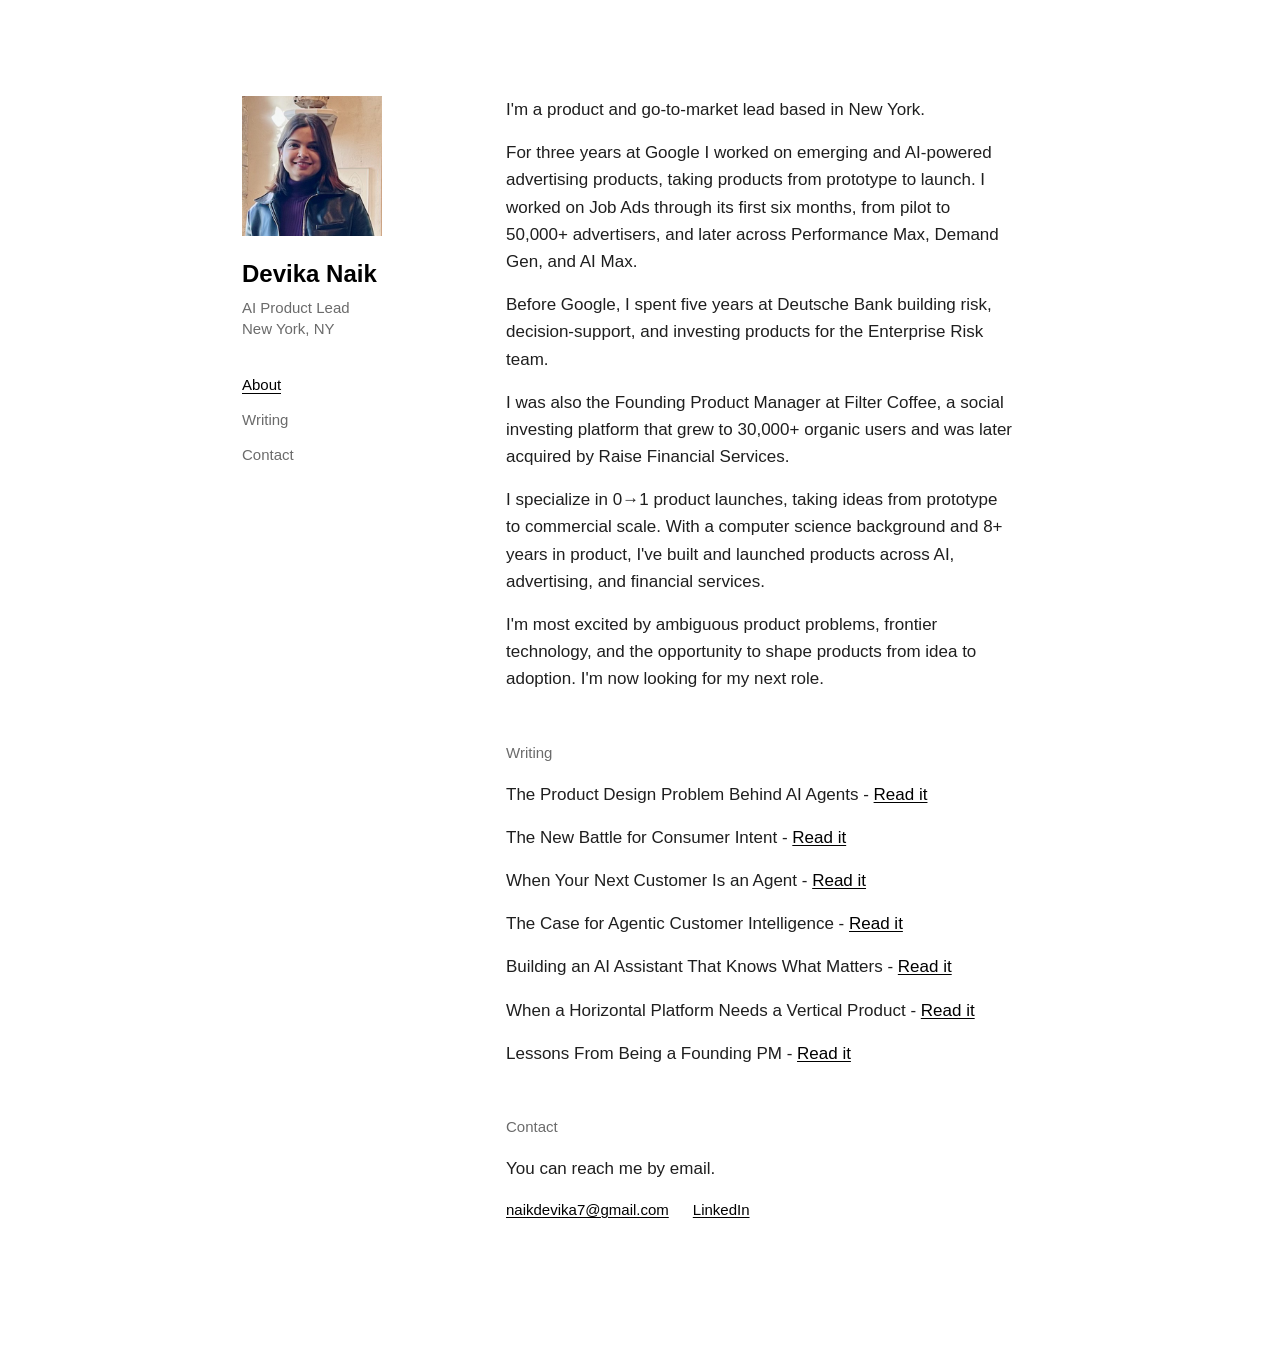
<file: index.html>
<!DOCTYPE html>
<html lang="en">
<head>
<meta charset="utf-8">
<meta name="viewport" content="width=device-width, initial-scale=1">
<title>Devika Naik</title>
<meta name="description" content="Devika Naik is a product and go-to-market lead in New York, specializing in 0-to-1 product launches across AI, advertising, and financial services.">
<link rel="canonical" href="https://devika.nyc/">
<meta name="author" content="Devika Naik">
<meta property="og:type" content="website">
<meta property="og:url" content="https://devika.nyc/">
<meta property="og:title" content="Devika Naik">
<meta property="og:description" content="Product and go-to-market lead in New York, specializing in 0-to-1 product launches across AI, advertising, and financial services.">
<meta property="og:image" content="https://devika.nyc/images/devika.jpg">
<meta property="og:image:alt" content="Devika Naik">
<meta name="twitter:card" content="summary">
<meta name="twitter:title" content="Devika Naik">
<meta name="twitter:description" content="Product and go-to-market lead in New York, specializing in 0-to-1 product launches across AI, advertising, and financial services.">
<meta name="twitter:image" content="https://devika.nyc/images/devika.jpg">
<style>
  /* Type scale:  24 / 17 / 15   —  three sizes, nothing else
     Spacing:     multiples of 8px (0.5rem)                     */

  :root {
    --ink: #000000;      /* name, links — the anchors */
    --body: #1f1f1f;     /* paragraphs — softened, easier to read */
    --paper: #ffffff;
    --muted: #6b6b6b;    /* nav, labels — recedes */
    --sans: Arial, Helvetica, sans-serif;
  }

  *, *::before, *::after { box-sizing: border-box; }

  body {
    margin: 0;
    background: var(--paper);
    color: var(--body);
    font: 17px/1.6 var(--sans);
  }

  .page {
    max-width: 860px;
    margin: 0 auto;
    padding: 6rem 2rem 8rem;
    display: grid;
    grid-template-columns: 200px 1fr;
    gap: 4rem;
    align-items: start;
  }

  /* left column */

  .aside { position: sticky; top: 6rem; }

  #photo {
    width: 140px;
    height: 140px;
    object-fit: cover;
    display: block;
    background: #efefef;
    margin-bottom: 1.5rem;
  }

  .name {
    color: var(--ink);
    font-size: 24px;
    font-weight: 700;
    line-height: 1.2;
    margin: 0 0 0.5rem;
  }

  .role {
    font-size: 15px;
    line-height: 1.4;
    color: var(--muted);
    margin: 0 0 2rem;
  }

  nav ul { list-style: none; margin: 0; padding: 0; }

  nav li { margin-bottom: 0.5rem; }

  nav a {
    font-size: 15px;
    color: var(--muted);
    text-decoration: none;
    border-bottom: 1px solid transparent;
  }

  nav a:hover { color: var(--ink); }

  nav a.current { color: var(--ink); border-bottom-color: var(--ink); }

  /* right column */

  section { margin-bottom: 3rem; scroll-margin-top: 3rem; }

  section:last-of-type { margin-bottom: 0; }

  h2 {
    font-size: 15px;
    font-weight: 400;
    color: var(--muted);
    margin: 0 0 1rem;
  }

  p { margin: 0 0 1rem; max-width: 30em; }

  p:last-child { margin-bottom: 0; }

  a { color: var(--ink); text-decoration: underline; text-underline-offset: 2px; }

  a:hover { text-decoration-thickness: 2px; }

  a:focus-visible { outline: 2px solid var(--ink); outline-offset: 3px; }

  .links { display: flex; flex-wrap: wrap; gap: 1.5rem; margin-top: 1rem; }

  .links a { font-size: 15px; }

  /* mobile */

  @media (max-width: 720px) {
    .page {
      grid-template-columns: 1fr;
      gap: 3rem;
      padding: 3rem 1.5rem 5rem;
    }
    .aside { position: static; }
    .role { margin-bottom: 1.5rem; }
    nav ul { display: flex; flex-wrap: wrap; gap: 1.5rem; }
    nav li { margin-bottom: 0; }
  }

  @media (prefers-reduced-motion: no-preference) {
    html { scroll-behavior: smooth; }
  }
</style>
<script type="application/ld+json">
{
  "@context": "https://schema.org",
  "@type": "Person",
  "name": "Devika Naik",
  "url": "https://devika.nyc/",
  "image": "https://devika.nyc/images/devika.jpg",
  "jobTitle": "Product & Go-to-Market Lead",
  "description": "Product and go-to-market lead in New York, specializing in 0-to-1 product launches across AI, advertising, and financial services.",
  "sameAs": ["https://www.linkedin.com/in/devikanaik/"]
}
</script>
</head>
<body>

<div class="page">

  <aside class="aside">
    <img id="photo" src="[data-uri]" alt="Devika Naik">
    <h1 class="name">Devika Naik</h1>
    <p class="role">AI Product Lead<br>New York, NY</p>
    <nav>
      <ul>
        <li><a href="#about">About</a></li>
        <li><a href="#writing">Writing</a></li>
        <li><a href="#contact">Contact</a></li>
      </ul>
    </nav>
  </aside>

  <main>

    <section id="about">
      <p>I'm a product and go-to-market lead based in New York.</p>

      <p>For three years at Google I worked on emerging and AI-powered
      advertising products, taking products from prototype to launch. I worked
      on Job Ads through its first six months, from pilot to 50,000+ advertisers,
      and later across Performance Max, Demand Gen, and AI Max.</p>

      <p>Before Google, I spent five years at Deutsche Bank building risk,
      decision-support, and investing products for the Enterprise Risk team.</p>

      <p>I was also the Founding Product Manager at Filter Coffee, a social
      investing platform that grew to 30,000+ organic users and was later
      acquired by Raise Financial Services.</p>

      <p>I specialize in 0&rarr;1 product launches, taking ideas from prototype
      to commercial scale. With a computer science background and 8+ years in
      product, I've built and launched products across AI, advertising, and
      financial services.</p>

      <p>I'm most excited by ambiguous product problems, frontier technology, and
      the opportunity to shape products from idea to adoption. I'm now looking
      for my next role.</p>
    </section>

    <section id="writing">
      <h2>Writing</h2>
      <p>The Product Design Problem Behind AI Agents -
      <a href="https://devika-naik.medium.com/the-product-design-problem-behind-ai-agents-8d4f3716930b" target="_blank" rel="noopener noreferrer">Read it</a></p>
      <p>The New Battle for Consumer Intent -
      <a href="https://devika-naik.medium.com/the-new-battle-for-consumer-intent-3721685960e7" target="_blank" rel="noopener noreferrer">Read it</a></p>
      <p>When Your Next Customer Is an Agent -
      <a href="https://devika-naik.medium.com/when-your-next-customer-is-an-agent-340b0c7088ec" target="_blank" rel="noopener noreferrer">Read it</a></p>

      <p>The Case for Agentic Customer Intelligence -
      <a href="https://devika-naik.medium.com/the-case-for-agentic-customer-intelligence-acd55e8ce460" target="_blank" rel="noopener noreferrer">Read it</a></p>

      <p>Building an AI Assistant That Knows What Matters -
      <a href="https://devika-naik.medium.com/building-an-ai-assistant-that-knows-what-matters-e298f49ed5f1" target="_blank" rel="noopener noreferrer">Read it</a></p>

      <p>When a Horizontal Platform Needs a Vertical Product -
      <a href="https://devika-naik.medium.com/when-a-horizontal-platform-needs-a-vertical-product-b2accd2d2fda" target="_blank" rel="noopener noreferrer">Read it</a></p>

      <p>Lessons From Being a Founding PM -
      <a href="https://devika-naik.medium.com/lessons-from-being-a-founding-pm-6df23fc0f979" target="_blank" rel="noopener noreferrer">Read it</a></p>
    </section>

    <section id="contact">
      <h2>Contact</h2>
      <p>You can reach me by email.</p>
      <div class="links">
        <a href="mailto:naikdevika7@gmail.com">naikdevika7@gmail.com</a>
        <a href="https://www.linkedin.com/in/devikanaik/" target="_blank" rel="noopener noreferrer">LinkedIn</a>
      </div>
    </section>

  </main>
</div>

<script>
  // Mark the section nearest the top of the viewport. Runs on scroll
  // instead of IntersectionObserver, which marked whichever section
  // fired last rather than the one being read.
  const links = [...document.querySelectorAll('nav a')];
  const sections = [...document.querySelectorAll('section')];

  function mark() {
    const line = 120; // px from the top of the viewport
    let active = sections[0];
    for (const s of sections) {
      if (s.getBoundingClientRect().top <= line) active = s;
    }
    // at the very bottom, the last section wins
    if (window.innerHeight + window.scrollY >= document.body.offsetHeight - 2) {
      active = sections[sections.length - 1];
    }
    links.forEach(a => a.classList.toggle('current', a.hash === '#' + active.id));
  }

  mark();
  addEventListener('scroll', mark, { passive: true });
  addEventListener('resize', mark);
</script>

</body>
</html>
</file>
